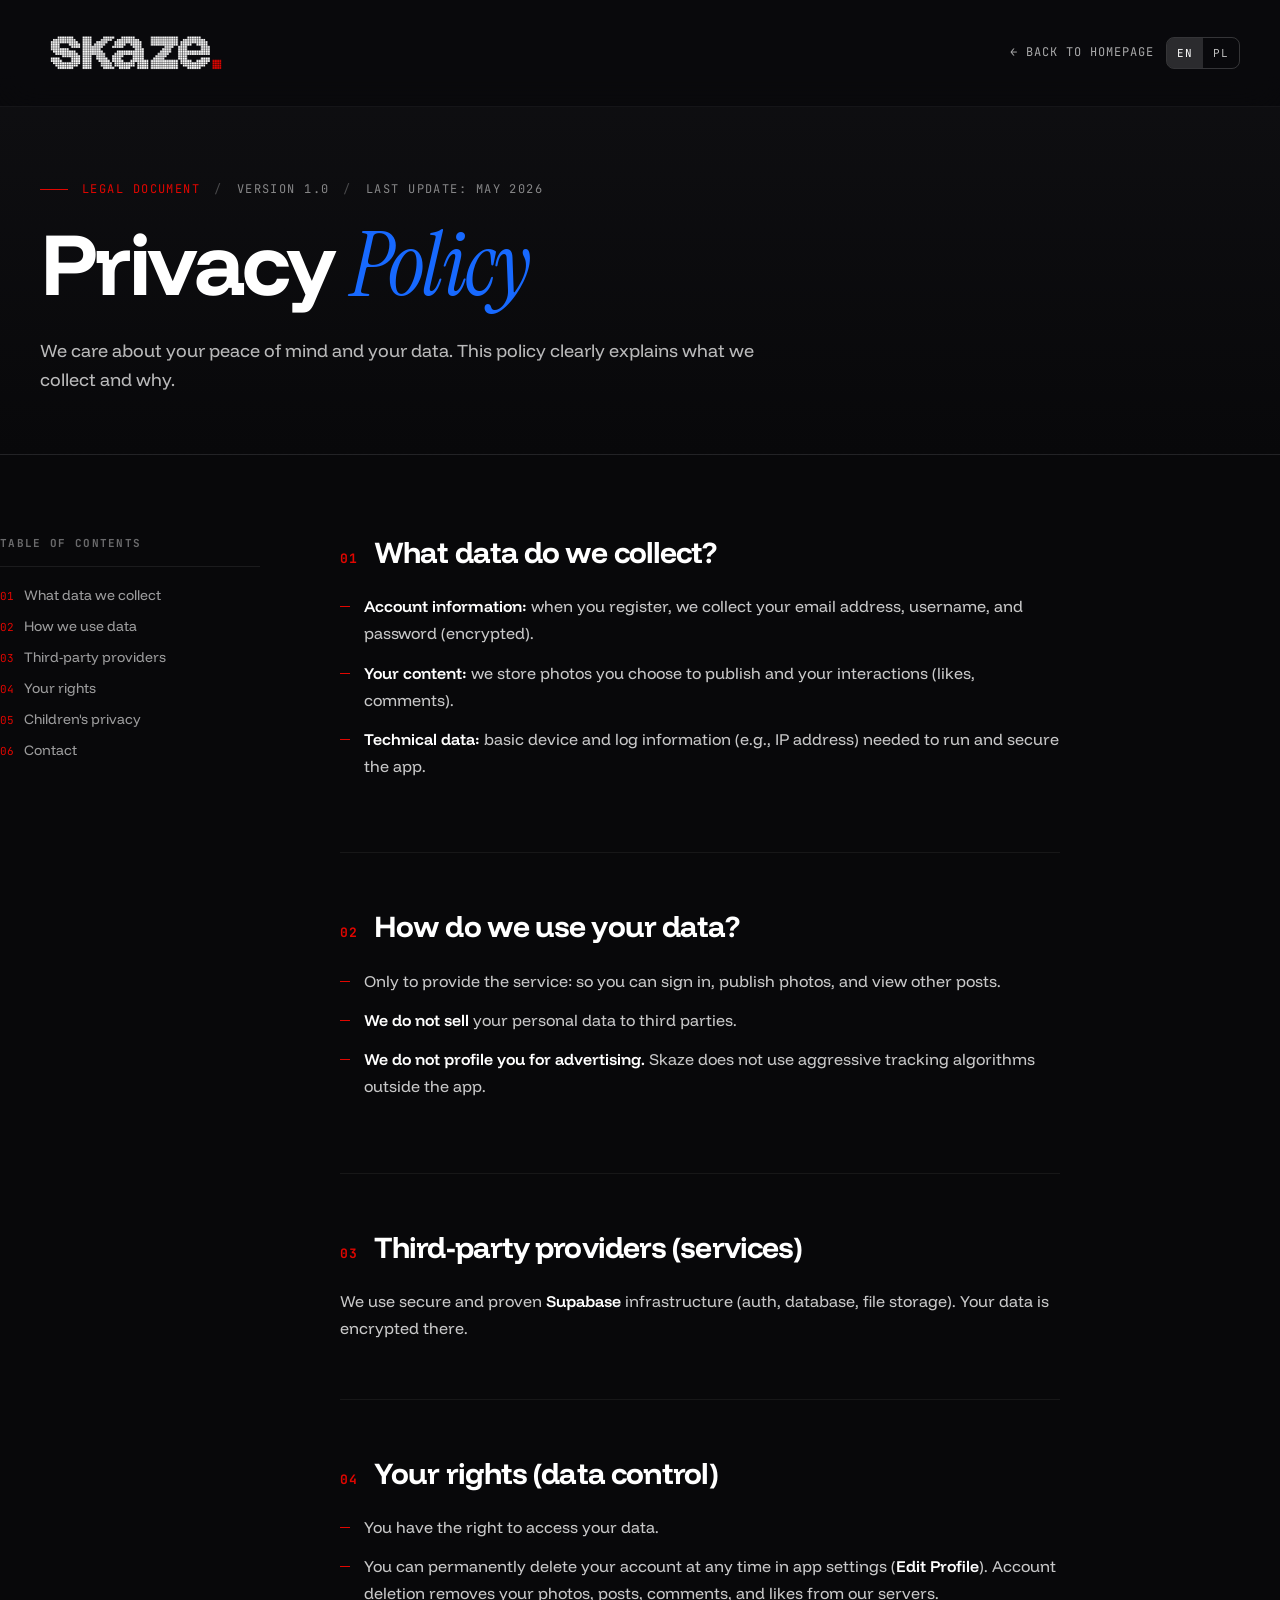
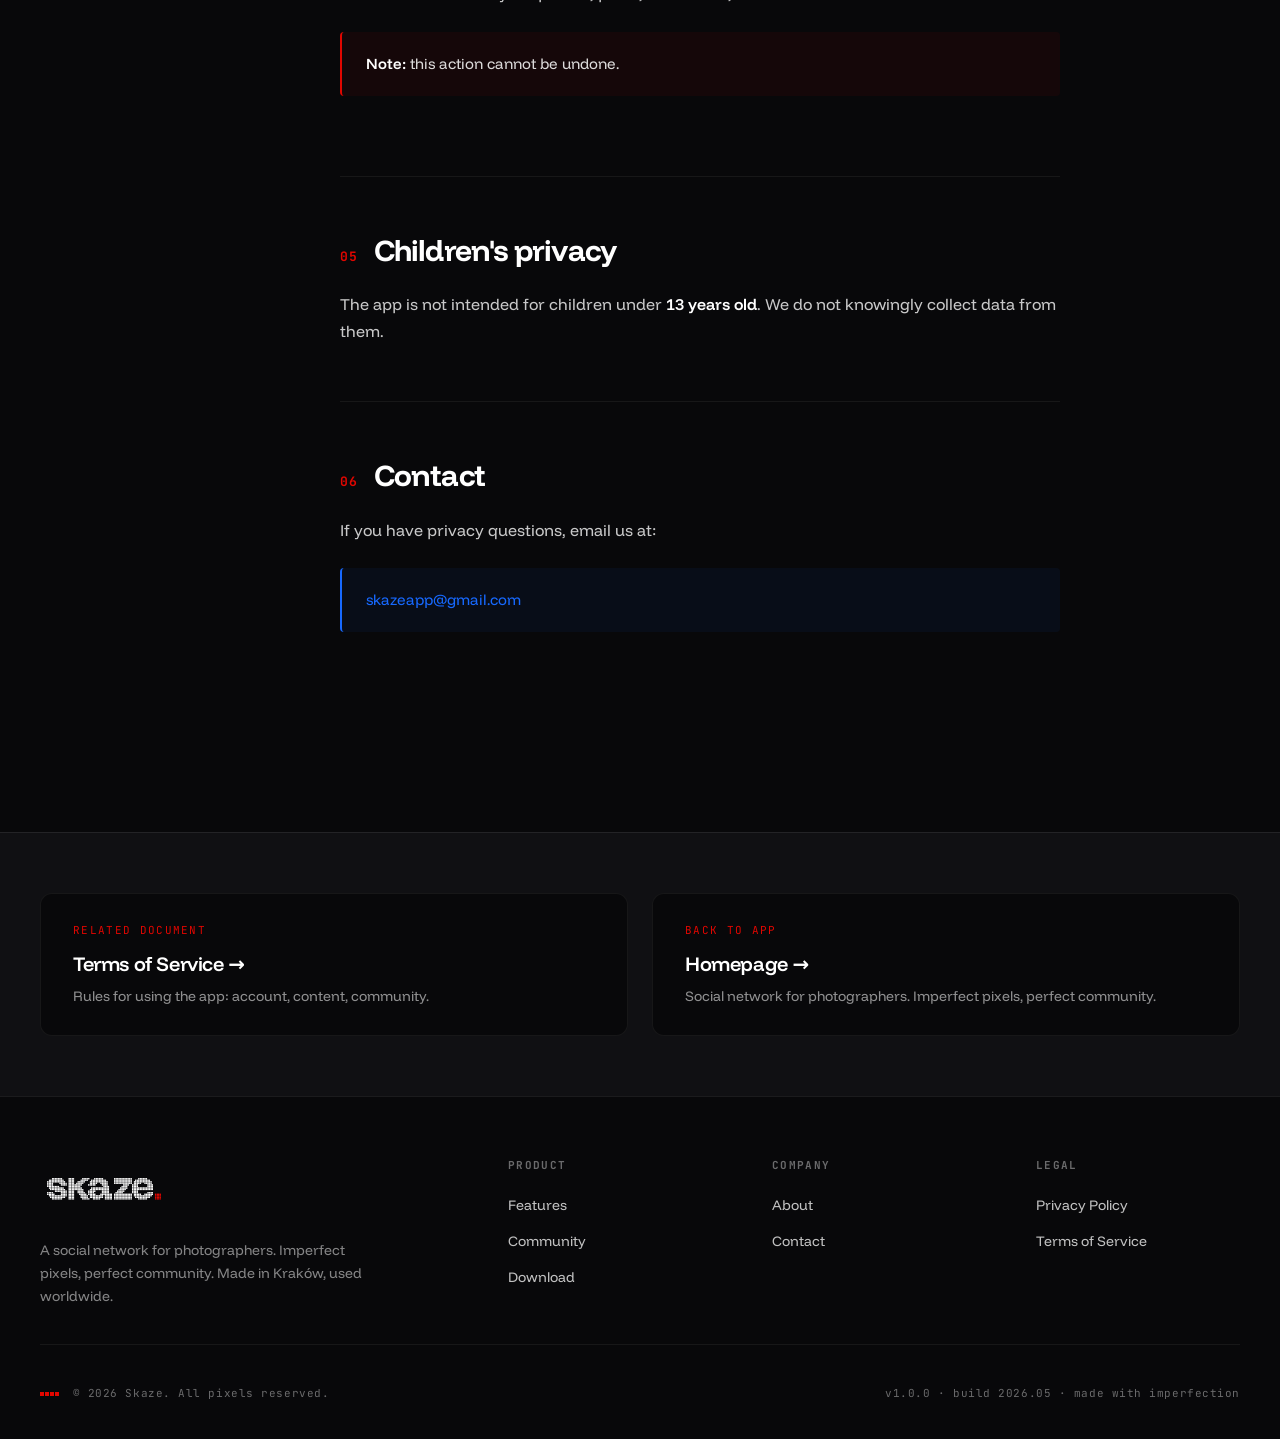
<file: privacy.html>
<!DOCTYPE html>
<html lang="pl">
<head>
<meta charset="UTF-8" />
<meta name="viewport" content="width=device-width, initial-scale=1.0" />
<title>Polityka Prywatności — Skaze</title>
<meta name="description" content="Polityka prywatności aplikacji Skaze. Co zbieramy, dlaczego, i jak chronimy Twoje dane." />

<link rel="icon" type="image/png" href="favicon.png">
<link rel="apple-touch-icon" href="favicon.png">

<link rel="preconnect" href="https://fonts.googleapis.com">
<link rel="preconnect" href="https://fonts.gstatic.com" crossorigin>
<link href="https://fonts.googleapis.com/css2?family=Funnel+Display:wght@300;400;500;600;700;800;900&family=JetBrains+Mono:wght@400;500;600&family=Instrument+Serif:ital@0;1&display=swap" rel="stylesheet">

<style>
  :root {
    --blue: #1769FF;
    --red: #E10600;
    --black: #08080A;
    --black-2: #101013;
    --black-3: #18181C;
    --gray: #D9D9D9;
    --white: #FFFFFF;
    --font-display: 'Funnel Display', system-ui, sans-serif;
    --font-serif: 'Instrument Serif', Georgia, serif;
    --font-mono: 'JetBrains Mono', ui-monospace, monospace;
  }

  * { margin: 0; padding: 0; box-sizing: border-box; }
  html { scroll-behavior: smooth; }
  body {
    background: var(--black);
    color: var(--white);
    font-family: var(--font-display);
    font-weight: 400;
    line-height: 1.6;
    overflow-x: hidden;
    -webkit-font-smoothing: antialiased;
    text-rendering: optimizeLegibility;
  }
  ::selection { background: var(--red); color: var(--white); }
  a { color: var(--blue); text-decoration: none; }
  a:hover { text-decoration: underline; }

  .container { width: 100%; max-width: 1320px; margin: 0 auto; padding: 0 40px; }

  /* ============ NAV ============ */
  nav {
    position: fixed; top: 0; left: 0; right: 0; z-index: 100;
    padding: 5px 0;
    background: rgba(8, 8, 10, 0.7);
    backdrop-filter: blur(20px);
    -webkit-backdrop-filter: blur(20px);
    border-bottom: 1px solid rgba(255, 255, 255, 0.05);
  }
  .nav-inner { display: flex; align-items: center; justify-content: space-between; }
  .logo {
    display: flex; align-items: center; gap: 8px;
    text-decoration: none; color: var(--white);
    transition: opacity 0.2s;
  }
  .logo:hover { opacity: 0.85; text-decoration: none; }
  .logo img {
    height: 96px;
    width: auto;
    display: block;
  }
  .footer-brand .logo img { height: 64px; }
  .logo-text {
    font-family: var(--font-display);
    font-weight: 800; font-size: 22px;
    letter-spacing: -0.04em;
    color: var(--white);
    line-height: 1;
    display: inline-flex; align-items: center; gap: 6px;
  }
  .logo-text .dot {
    display: inline-block;
    width: 8px; height: 8px;
    background: var(--red);
    border-radius: 1px;
    margin-bottom: 2px;
  }
  .nav-back {
    font-family: var(--font-mono);
    font-size: 12px;
    letter-spacing: 0.08em;
    text-transform: uppercase;
    color: rgba(255,255,255,0.65);
    text-decoration: none;
    transition: color 0.2s;
    display: inline-flex; align-items: center; gap: 8px;
  }
  .nav-back:hover { color: var(--white); text-decoration: none; }
  .nav-back .arrow { transition: transform 0.2s; }
  .nav-back:hover .arrow { transform: translateX(-3px); }

  .lang-switch {
    display: inline-flex;
    align-items: center;
    border: 1px solid rgba(255, 255, 255, 0.18);
    border-radius: 8px;
    overflow: hidden;
    margin-left: 12px;
  }
  .lang-btn {
    background: transparent;
    color: rgba(255, 255, 255, 0.75);
    border: 0;
    font-family: var(--font-mono);
    font-size: 11px;
    letter-spacing: 0.1em;
    text-transform: uppercase;
    padding: 8px 10px;
    cursor: pointer;
  }
  .lang-btn.active {
    background: rgba(255, 255, 255, 0.14);
    color: var(--white);
  }

  /* ============ DOC HEADER ============ */
  .doc-header {
    padding: 180px 0 60px;
    border-bottom: 1px solid rgba(255,255,255,0.08);
    background: linear-gradient(to bottom, var(--black-2), var(--black));
  }
  .doc-meta {
    font-family: var(--font-mono);
    font-size: 12px;
    letter-spacing: 0.12em;
    text-transform: uppercase;
    color: var(--red);
    margin-bottom: 20px;
    display: flex; align-items: center; gap: 14px;
    flex-wrap: wrap;
  }
  .doc-meta::before {
    content: ''; width: 28px; height: 1px; background: var(--red);
  }
  .doc-meta .sep { color: rgba(255,255,255,0.25); }
  .doc-meta .dim { color: rgba(255,255,255,0.5); }

  .doc-title {
    font-size: clamp(44px, 7vw, 88px);
    font-weight: 700;
    line-height: 0.98;
    letter-spacing: -0.04em;
    margin-bottom: 28px;
    max-width: 900px;
  }
  .doc-title .serif {
    font-family: var(--font-serif);
    font-style: italic;
    font-weight: 400;
    color: var(--blue);
    letter-spacing: -0.02em;
  }
  .doc-intro {
    font-size: clamp(17px, 1.4vw, 20px);
    color: rgba(255, 255, 255, 0.72);
    max-width: 720px;
    line-height: 1.6;
  }

  /* ============ DOC BODY ============ */
  .doc-body {
    padding: 80px 0 120px;
    display: grid;
    grid-template-columns: 260px 1fr;
    gap: 80px;
    align-items: start;
  }
  .doc-toc {
    position: sticky;
    top: 110px;
  }
  .doc-toc h4 {
    font-family: var(--font-mono);
    font-size: 11px;
    letter-spacing: 0.12em;
    text-transform: uppercase;
    color: rgba(255,255,255,0.4);
    margin-bottom: 18px;
    padding-bottom: 14px;
    border-bottom: 1px solid rgba(255,255,255,0.08);
  }
  .doc-toc ul {
    list-style: none;
    display: flex; flex-direction: column; gap: 10px;
  }
  .doc-toc a {
    color: rgba(255,255,255,0.6);
    font-size: 14px;
    line-height: 1.5;
    display: flex; gap: 10px;
    transition: color 0.2s;
  }
  .doc-toc a:hover { color: var(--white); text-decoration: none; }
  .doc-toc a .num {
    font-family: var(--font-mono);
    font-size: 11px;
    color: var(--red);
    flex-shrink: 0;
    padding-top: 3px;
  }

  .doc-content { max-width: 720px; }
  .doc-section { padding-bottom: 56px; margin-bottom: 56px; border-bottom: 1px solid rgba(255,255,255,0.06); }
  .doc-section:last-child { border-bottom: none; margin-bottom: 0; }
  .doc-section h2 {
    font-size: 30px;
    font-weight: 700;
    letter-spacing: -0.03em;
    line-height: 1.15;
    margin-bottom: 24px;
    display: flex; align-items: baseline; gap: 16px;
  }
  .doc-section h2 .num {
    font-family: var(--font-mono);
    font-size: 13px;
    color: var(--red);
    letter-spacing: 0.08em;
    flex-shrink: 0;
    line-height: 1;
  }
  .doc-section p {
    font-size: 16px;
    line-height: 1.7;
    color: rgba(255,255,255,0.78);
    margin-bottom: 16px;
  }
  .doc-section p:last-child { margin-bottom: 0; }
  .doc-section ul {
    list-style: none;
    margin-bottom: 16px;
    display: flex; flex-direction: column; gap: 12px;
  }
  .doc-section ul li {
    font-size: 16px;
    line-height: 1.7;
    color: rgba(255,255,255,0.78);
    padding-left: 24px;
    position: relative;
  }
  .doc-section ul li::before {
    content: '';
    position: absolute;
    left: 0; top: 13px;
    width: 10px; height: 1px;
    background: var(--red);
  }
  .doc-section strong {
    color: var(--white);
    font-weight: 600;
  }
  .doc-section .callout {
    margin: 24px 0;
    padding: 20px 24px;
    background: rgba(23,105,255,0.06);
    border-left: 2px solid var(--blue);
    border-radius: 4px;
    font-size: 15px;
    color: rgba(255,255,255,0.85);
    line-height: 1.6;
  }
  .doc-section .callout-red {
    background: rgba(225,6,0,0.06);
    border-left-color: var(--red);
  }
  .doc-section a { color: var(--blue); }

  /* ============ DOC FOOTER STRIP ============ */
  .doc-cross {
    padding: 60px 0;
    border-top: 1px solid rgba(255,255,255,0.08);
    background: var(--black-2);
  }
  .doc-cross-inner {
    display: grid;
    grid-template-columns: 1fr 1fr;
    gap: 24px;
  }
  .doc-cross-card {
    padding: 28px 32px;
    background: var(--black);
    border-radius: 12px;
    border: 1px solid rgba(255,255,255,0.06);
    text-decoration: none;
    transition: border-color 0.2s, transform 0.2s;
    display: block;
  }
  .doc-cross-card:hover {
    border-color: rgba(225,6,0,0.3);
    transform: translateY(-2px);
    text-decoration: none;
  }
  .doc-cross-card .tag {
    font-family: var(--font-mono);
    font-size: 11px;
    letter-spacing: 0.12em;
    text-transform: uppercase;
    color: var(--red);
    margin-bottom: 8px;
  }
  .doc-cross-card h3 {
    font-size: 20px;
    font-weight: 600;
    letter-spacing: -0.02em;
    color: var(--white);
    margin-bottom: 6px;
  }
  .doc-cross-card p {
    font-size: 14px;
    color: rgba(255,255,255,0.55);
    line-height: 1.5;
  }

  /* ============ FOOTER ============ */
  footer {
    border-top: 1px solid rgba(255, 255, 255, 0.08);
    padding: 60px 0 36px;
    background: var(--black);
  }
  .footer-grid {
    display: grid;
    grid-template-columns: 2fr 1fr 1fr 1fr;
    gap: 60px;
    margin-bottom: 40px;
    padding-bottom: 36px;
    border-bottom: 1px solid rgba(255,255,255,0.06);
  }
  .footer-brand p {
    color: rgba(255, 255, 255, 0.5);
    font-size: 14px; line-height: 1.65;
    margin-top: 18px; max-width: 340px;
  }
  .footer-brand .logo-text { font-size: 26px; }
  .footer-brand .logo-text .dot { width: 10px; height: 10px; }
  .footer-col h4 {
    font-family: var(--font-mono); font-size: 11px;
    text-transform: uppercase; letter-spacing: 0.12em;
    color: rgba(255, 255, 255, 0.4);
    margin-bottom: 18px;
  }
  .footer-col ul { list-style: none; display: flex; flex-direction: column; gap: 10px; }
  .footer-col a {
    color: rgba(255, 255, 255, 0.75);
    text-decoration: none; font-size: 14px;
    transition: color 0.2s, transform 0.2s;
    display: inline-block;
  }
  .footer-col a:hover { color: var(--white); transform: translateX(3px); text-decoration: none; }
  .footer-bottom {
    display: flex; justify-content: space-between; align-items: center;
    font-family: var(--font-mono); font-size: 11px;
    color: rgba(255, 255, 255, 0.4);
    letter-spacing: 0.05em;
    flex-wrap: wrap; gap: 16px;
  }
  .footer-bottom .pixel-mark {
    display: inline-grid; grid-template-columns: repeat(4, 4px); gap: 1px;
    margin-right: 6px; vertical-align: middle;
  }
  .footer-bottom .pixel-mark span { width: 4px; height: 4px; background: var(--red); }

  /* ============ Responsive ============ */
  @media (max-width: 980px) {
    .container { padding: 0 24px; }
    .doc-header { padding: 130px 0 50px; }
    .doc-body { grid-template-columns: 1fr; gap: 40px; padding: 50px 0 90px; }
    .doc-toc { position: static; }
    .doc-cross-inner { grid-template-columns: 1fr; }
    .footer-grid { grid-template-columns: 1fr 1fr; gap: 36px; }
  }
  @media (max-width: 600px) {
    .doc-section h2 { font-size: 24px; gap: 12px; }
    .doc-section h2 .num { font-size: 12px; }
  }
</style>
</head>
<body>

<!-- NAV -->
<nav>
  <div class="container nav-inner">
    <a href="index.html" class="logo" aria-label="Skaze home">
      <img src="logo.png" alt="Skaze" onerror="this.style.display='none';this.nextElementSibling.style.display='inline-flex'" />
      <span class="logo-text" style="display:none">Skaze<span class="dot" aria-hidden="true"></span></span>
    </a>
    <div style="display:flex;align-items:center;">
      <a href="index.html" class="nav-back">
        <span class="arrow">←</span> <span class="nav-back-text">Wróć do strony głównej</span>
      </a>
      <div class="lang-switch" aria-label="Language switch">
        <button class="lang-btn active" type="button" data-lang="en">EN</button>
        <button class="lang-btn" type="button" data-lang="pl">PL</button>
      </div>
    </div>
  </div>
</nav>

<!-- DOC HEADER -->
<header class="doc-header">
  <div class="container">
    <div class="doc-meta">
      <span>Dokument prawny</span>
      <span class="sep">/</span>
      <span class="dim">Wersja 1.0</span>
      <span class="sep">/</span>
      <span class="dim">Ostatnia aktualizacja: maj 2026</span>
    </div>
    <h1 class="doc-title">Polityka <span class="serif">Prywatności</span></h1>
    <p class="doc-intro">
      Dbamy o Twój spokój i Twoje dane. Ta polityka wyjaśnia prosto, co zbieramy i dlaczego.
    </p>
  </div>
</header>

<!-- DOC BODY -->
<section>
  <div class="container doc-body">
    <aside class="doc-toc" aria-label="Spis treści">
      <h4>Spis treści</h4>
      <ul>
        <li><a href="#what"><span class="num">01</span><span>Jakie dane zbieramy</span></a></li>
        <li><a href="#how"><span class="num">02</span><span>Jak wykorzystujemy dane</span></a></li>
        <li><a href="#providers"><span class="num">03</span><span>Zewnętrzni dostawcy</span></a></li>
        <li><a href="#rights"><span class="num">04</span><span>Twoje prawa</span></a></li>
        <li><a href="#children"><span class="num">05</span><span>Ochrona dzieci</span></a></li>
        <li><a href="#contact"><span class="num">06</span><span>Kontakt</span></a></li>
      </ul>
    </aside>

    <article class="doc-content">

      <div class="doc-section" id="what">
        <h2><span class="num">01</span> Jakie dane zbieramy?</h2>
        <ul>
          <li><strong>Informacje o koncie:</strong> kiedy się rejestrujesz, zbieramy Twój adres e-mail, nazwę użytkownika oraz hasło (w formie zaszyfrowanej).</li>
          <li><strong>Twoje treści:</strong> przechowujemy zdjęcia, które decydujesz się opublikować, oraz Twoje interakcje (lajki, komentarze).</li>
          <li><strong>Dane techniczne:</strong> podstawowe informacje o urządzeniu i logach (np. adres IP), które są niezbędne do prawidłowego i bezpiecznego działania aplikacji (np. zapobiegania atakom).</li>
        </ul>
      </div>

      <div class="doc-section" id="how">
        <h2><span class="num">02</span> Jak wykorzystujemy Twoje dane?</h2>
        <ul>
          <li>Wyłącznie w celu świadczenia usługi: abyś mógł się logować, publikować zdjęcia i wyświetlać posty innych.</li>
          <li><strong>Nie sprzedajemy</strong> Twoich danych osobowych firmom trzecim.</li>
          <li><strong>Nie profilujemy Cię w celach reklamowych.</strong> Skaze nie używa agresywnych algorytmów śledzących Twoje zachowanie poza aplikacją.</li>
        </ul>
      </div>

      <div class="doc-section" id="providers">
        <h2><span class="num">03</span> Zewnętrzni dostawcy (usługi)</h2>
        <p>Korzystamy z bezpiecznej i sprawdzonej infrastruktury <strong>Supabase</strong> (autoryzacja, baza danych, przechowywanie plików). Twoje dane są tam bezpiecznie szyfrowane.</p>
      </div>

      <div class="doc-section" id="rights">
        <h2><span class="num">04</span> Twoje prawa (kontrola nad danymi)</h2>
        <ul>
          <li>Masz pełne prawo wglądu w swoje dane.</li>
          <li>W dowolnym momencie możesz trwale i całkowicie usunąć swoje konto z poziomu ustawień aplikacji (zakładka <strong>Edytuj Profil</strong>). Usunięcie konta natychmiast kasuje wszystkie Twoje zdjęcia, posty, komentarze i lajki z naszych serwerów.</li>
        </ul>
        <div class="callout callout-red">
          <strong>Uwaga:</strong> po wykonaniu tej akcji nie ma możliwości odzyskania danych.
        </div>
      </div>

      <div class="doc-section" id="children">
        <h2><span class="num">05</span> Ochrona dzieci</h2>
        <p>Aplikacja nie jest przeznaczona dla dzieci poniżej <strong>13 roku życia</strong>. Nie zbieramy świadomie danych od takich osób.</p>
      </div>

      <div class="doc-section" id="contact">
        <h2><span class="num">06</span> Kontakt</h2>
        <p>W razie pytań dotyczących Twojej prywatności napisz do nas na:</p>
        <div class="callout">
          <a href="mailto:skazeapp@gmail.com">skazeapp@gmail.com</a>
        </div>
      </div>

    </article>
  </div>
</section>

<!-- CROSS LINK -->
<section class="doc-cross">
  <div class="container">
    <div class="doc-cross-inner">
      <a href="terms.html" class="doc-cross-card">
        <div class="tag">Powiązany dokument</div>
        <h3>Regulamin →</h3>
        <p>Zasady korzystania z aplikacji: konto, treści, społeczność.</p>
      </a>
      <a href="index.html" class="doc-cross-card">
        <div class="tag">Wróć do aplikacji</div>
        <h3>Strona główna →</h3>
        <p>Social network for photographers. Imperfect pixels, perfect community.</p>
      </a>
    </div>
  </div>
</section>

<!-- FOOTER -->
<footer>
  <div class="container">
    <div class="footer-grid">
      <div class="footer-brand">
        <a href="index.html" class="logo">
          <img src="logo.png" alt="Skaze" onerror="this.style.display='none';this.nextElementSibling.style.display='inline-flex'" />
          <span class="logo-text" style="display:none">Skaze<span class="dot" aria-hidden="true"></span></span>
        </a>
        <p>A social network for photographers. Imperfect pixels, perfect community. Made in Kraków, used worldwide.</p>
      </div>
      <div class="footer-col">
        <h4>Product</h4>
        <ul>
          <li><a href="index.html#features">Features</a></li>
          <li><a href="index.html#community">Community</a></li>
          <li><a href="index.html#download">Download</a></li>
        </ul>
      </div>
      <div class="footer-col">
        <h4>Company</h4>
        <ul>
          <li><a href="index.html#why">About</a></li>
          <li><a href="mailto:skazeapp@gmail.com">Contact</a></li>
        </ul>
      </div>
      <div class="footer-col">
        <h4>Legal</h4>
        <ul>
          <li><a href="privacy.html">Polityka Prywatności</a></li>
          <li><a href="terms.html">Regulamin</a></li>
        </ul>
      </div>
    </div>
    <div class="footer-bottom">
      <span>
        <span class="pixel-mark" aria-hidden="true"><span></span><span></span><span></span><span></span></span>
        © 2026 Skaze. All pixels reserved.
      </span>
      <span>v1.0.0 · build 2026.05 · made with imperfection</span>
    </div>
  </div>
</footer>


<script>
  const i18n = {
    en: {
      htmlLang: 'en',
      title: 'Privacy Policy — Skaze',
      description: 'Privacy policy for the Skaze app. What we collect, why, and how we protect your data.',
      navBack: 'Back to homepage',
      metaLabel: 'Legal document',
      version: 'Version 1.0',
      updated: 'Last update: May 2026',
      h1: 'Privacy <span class="serif">Policy</span>',
      intro: 'We care about your peace of mind and your data. This policy clearly explains what we collect and why.',
      tocLabel: 'Table of contents',
      toc1: 'What data we collect',
      toc2: 'How we use data',
      toc3: 'Third-party providers',
      toc4: 'Your rights',
      toc5: "Children's privacy",
      toc6: 'Contact',
      s1: 'What data do we collect?',
      s1l1: '<strong>Account information:</strong> when you register, we collect your email address, username, and password (encrypted).',
      s1l2: '<strong>Your content:</strong> we store photos you choose to publish and your interactions (likes, comments).',
      s1l3: '<strong>Technical data:</strong> basic device and log information (e.g., IP address) needed to run and secure the app.',
      s2: 'How do we use your data?',
      s2l1: 'Only to provide the service: so you can sign in, publish photos, and view other posts.',
      s2l2: '<strong>We do not sell</strong> your personal data to third parties.',
      s2l3: '<strong>We do not profile you for advertising.</strong> Skaze does not use aggressive tracking algorithms outside the app.',
      s3: 'Third-party providers (services)',
      s3p: 'We use secure and proven <strong>Supabase</strong> infrastructure (auth, database, file storage). Your data is encrypted there.',
      s4: 'Your rights (data control)',
      s4l1: 'You have the right to access your data.',
      s4l2: 'You can permanently delete your account at any time in app settings (<strong>Edit Profile</strong>). Account deletion removes your photos, posts, comments, and likes from our servers.',
      s4c: '<strong>Note:</strong> this action cannot be undone.',
      s5: "Children's privacy",
      s5p: 'The app is not intended for children under <strong>13 years old</strong>. We do not knowingly collect data from them.',
      s6: 'Contact',
      s6p: 'If you have privacy questions, email us at:',
      relTag: 'Related document',
      relTitle: 'Terms of Service →',
      relDesc: 'Rules for using the app: account, content, community.',
      backTag: 'Back to app',
      backTitle: 'Homepage →',
      product: 'Product',
      company: 'Company',
      legal: 'Legal',
      features: 'Features',
      community: 'Community',
      download: 'Download',
      about: 'About',
      contact: 'Contact',
      privacy: 'Privacy Policy',
      terms: 'Terms of Service'
    },
    pl: {
      htmlLang: 'pl',
      title: 'Polityka Prywatności — Skaze',
      description: 'Polityka prywatności aplikacji Skaze. Co zbieramy, dlaczego, i jak chronimy Twoje dane.',
      navBack: 'Wróć do strony głównej',
      metaLabel: 'Dokument prawny',
      version: 'Wersja 1.0',
      updated: 'Ostatnia aktualizacja: maj 2026',
      h1: 'Polityka <span class="serif">Prywatności</span>',
      intro: 'Dbamy o Twój spokój i Twoje dane. Ta polityka wyjaśnia prosto, co zbieramy i dlaczego.',
      tocLabel: 'Spis treści',
      toc1: 'Jakie dane zbieramy',
      toc2: 'Jak wykorzystujemy dane',
      toc3: 'Zewnętrzni dostawcy',
      toc4: 'Twoje prawa',
      toc5: 'Ochrona dzieci',
      toc6: 'Kontakt',
      s1: 'Jakie dane zbieramy?',
      s1l1: '<strong>Informacje o koncie:</strong> kiedy się rejestrujesz, zbieramy Twój adres e-mail, nazwę użytkownika oraz hasło (w formie zaszyfrowanej).',
      s1l2: '<strong>Twoje treści:</strong> przechowujemy zdjęcia, które decydujesz się opublikować, oraz Twoje interakcje (lajki, komentarze).',
      s1l3: '<strong>Dane techniczne:</strong> podstawowe informacje o urządzeniu i logach (np. adres IP), które są niezbędne do prawidłowego i bezpiecznego działania aplikacji (np. zapobiegania atakom).',
      s2: 'Jak wykorzystujemy Twoje dane?',
      s2l1: 'Wyłącznie w celu świadczenia usługi: abyś mógł się logować, publikować zdjęcia i wyświetlać posty innych.',
      s2l2: '<strong>Nie sprzedajemy</strong> Twoich danych osobowych firmom trzecim.',
      s2l3: '<strong>Nie profilujemy Cię w celach reklamowych.</strong> Skaze nie używa agresywnych algorytmów śledzących Twoje zachowanie poza aplikacją.',
      s3: 'Zewnętrzni dostawcy (usługi)',
      s3p: 'Korzystamy z bezpiecznej i sprawdzonej infrastruktury <strong>Supabase</strong> (autoryzacja, baza danych, przechowywanie plików). Twoje dane są tam bezpiecznie szyfrowane.',
      s4: 'Twoje prawa (kontrola nad danymi)',
      s4l1: 'Masz pełne prawo wglądu w swoje dane.',
      s4l2: 'W dowolnym momencie możesz trwale i całkowicie usunąć swoje konto z poziomu ustawień aplikacji (zakładka <strong>Edytuj Profil</strong>). Usunięcie konta natychmiast kasuje wszystkie Twoje zdjęcia, posty, komentarze i lajki z naszych serwerów.',
      s4c: '<strong>Uwaga:</strong> po wykonaniu tej akcji nie ma możliwości odzyskania danych.',
      s5: 'Ochrona dzieci',
      s5p: 'Aplikacja nie jest przeznaczona dla dzieci poniżej <strong>13 roku życia</strong>. Nie zbieramy świadomie danych od takich osób.',
      s6: 'Kontakt',
      s6p: 'W razie pytań dotyczących Twojej prywatności napisz do nas na:',
      relTag: 'Powiązany dokument',
      relTitle: 'Regulamin →',
      relDesc: 'Zasady korzystania z aplikacji: konto, treści, społeczność.',
      backTag: 'Wróć do aplikacji',
      backTitle: 'Strona główna →',
      product: 'Product',
      company: 'Company',
      legal: 'Legal',
      features: 'Features',
      community: 'Community',
      download: 'Download',
      about: 'About',
      contact: 'Contact',
      privacy: 'Polityka Prywatności',
      terms: 'Regulamin'
    }
  };

  const setHtml = (selector, value) => {
    const el = document.querySelector(selector);
    if (el && typeof value === 'string') el.innerHTML = value;
  };

  const applyLanguage = (lang) => {
    const t = i18n[lang] || i18n.en;
    document.documentElement.lang = t.htmlLang;
    document.title = t.title;
    const meta = document.querySelector('meta[name="description"]');
    if (meta) meta.setAttribute('content', t.description);

    setHtml('.nav-back-text', t.navBack);
    setHtml('.doc-meta span:nth-child(1)', t.metaLabel);
    setHtml('.doc-meta span:nth-child(3)', t.version);
    setHtml('.doc-meta span:nth-child(5)', t.updated);
    setHtml('.doc-title', t.h1);
    setHtml('.doc-intro', t.intro);
    setHtml('.doc-toc h4', t.tocLabel);
    setHtml('.doc-toc li:nth-child(1) a span:nth-child(2)', t.toc1);
    setHtml('.doc-toc li:nth-child(2) a span:nth-child(2)', t.toc2);
    setHtml('.doc-toc li:nth-child(3) a span:nth-child(2)', t.toc3);
    setHtml('.doc-toc li:nth-child(4) a span:nth-child(2)', t.toc4);
    setHtml('.doc-toc li:nth-child(5) a span:nth-child(2)', t.toc5);
    setHtml('.doc-toc li:nth-child(6) a span:nth-child(2)', t.toc6);

    setHtml('#what h2', '<span class="num">01</span> ' + t.s1);
    setHtml('#what li:nth-child(1)', t.s1l1);
    setHtml('#what li:nth-child(2)', t.s1l2);
    setHtml('#what li:nth-child(3)', t.s1l3);
    setHtml('#how h2', '<span class="num">02</span> ' + t.s2);
    setHtml('#how li:nth-child(1)', t.s2l1);
    setHtml('#how li:nth-child(2)', t.s2l2);
    setHtml('#how li:nth-child(3)', t.s2l3);
    setHtml('#providers h2', '<span class="num">03</span> ' + t.s3);
    setHtml('#providers p', t.s3p);
    setHtml('#rights h2', '<span class="num">04</span> ' + t.s4);
    setHtml('#rights li:nth-child(1)', t.s4l1);
    setHtml('#rights li:nth-child(2)', t.s4l2);
    setHtml('#rights .callout', t.s4c);
    setHtml('#children h2', '<span class="num">05</span> ' + t.s5);
    setHtml('#children p', t.s5p);
    setHtml('#contact h2', '<span class="num">06</span> ' + t.s6);
    setHtml('#contact p', t.s6p);

    setHtml('.doc-cross-card:nth-child(1) .tag', t.relTag);
    setHtml('.doc-cross-card:nth-child(1) h3', t.relTitle);
    setHtml('.doc-cross-card:nth-child(1) p', t.relDesc);
    setHtml('.doc-cross-card:nth-child(2) .tag', t.backTag);
    setHtml('.doc-cross-card:nth-child(2) h3', t.backTitle);

    setHtml('.footer-col:nth-child(2) h4', t.product);
    setHtml('.footer-col:nth-child(3) h4', t.company);
    setHtml('.footer-col:nth-child(4) h4', t.legal);
    setHtml('.footer-col:nth-child(2) li:nth-child(1) a', t.features);
    setHtml('.footer-col:nth-child(2) li:nth-child(2) a', t.community);
    setHtml('.footer-col:nth-child(2) li:nth-child(3) a', t.download);
    setHtml('.footer-col:nth-child(3) li:nth-child(1) a', t.about);
    setHtml('.footer-col:nth-child(3) li:nth-child(2) a', t.contact);
    setHtml('.footer-col:nth-child(4) li:nth-child(1) a', t.privacy);
    setHtml('.footer-col:nth-child(4) li:nth-child(2) a', t.terms);

    document.querySelectorAll('.lang-btn').forEach(btn => {
      btn.classList.toggle('active', btn.dataset.lang === lang);
    });
  };

  document.querySelectorAll('.lang-btn').forEach(btn => {
    btn.addEventListener('click', () => applyLanguage(btn.dataset.lang));
  });

  applyLanguage('en');
</script>

</body>
</html>
</file>
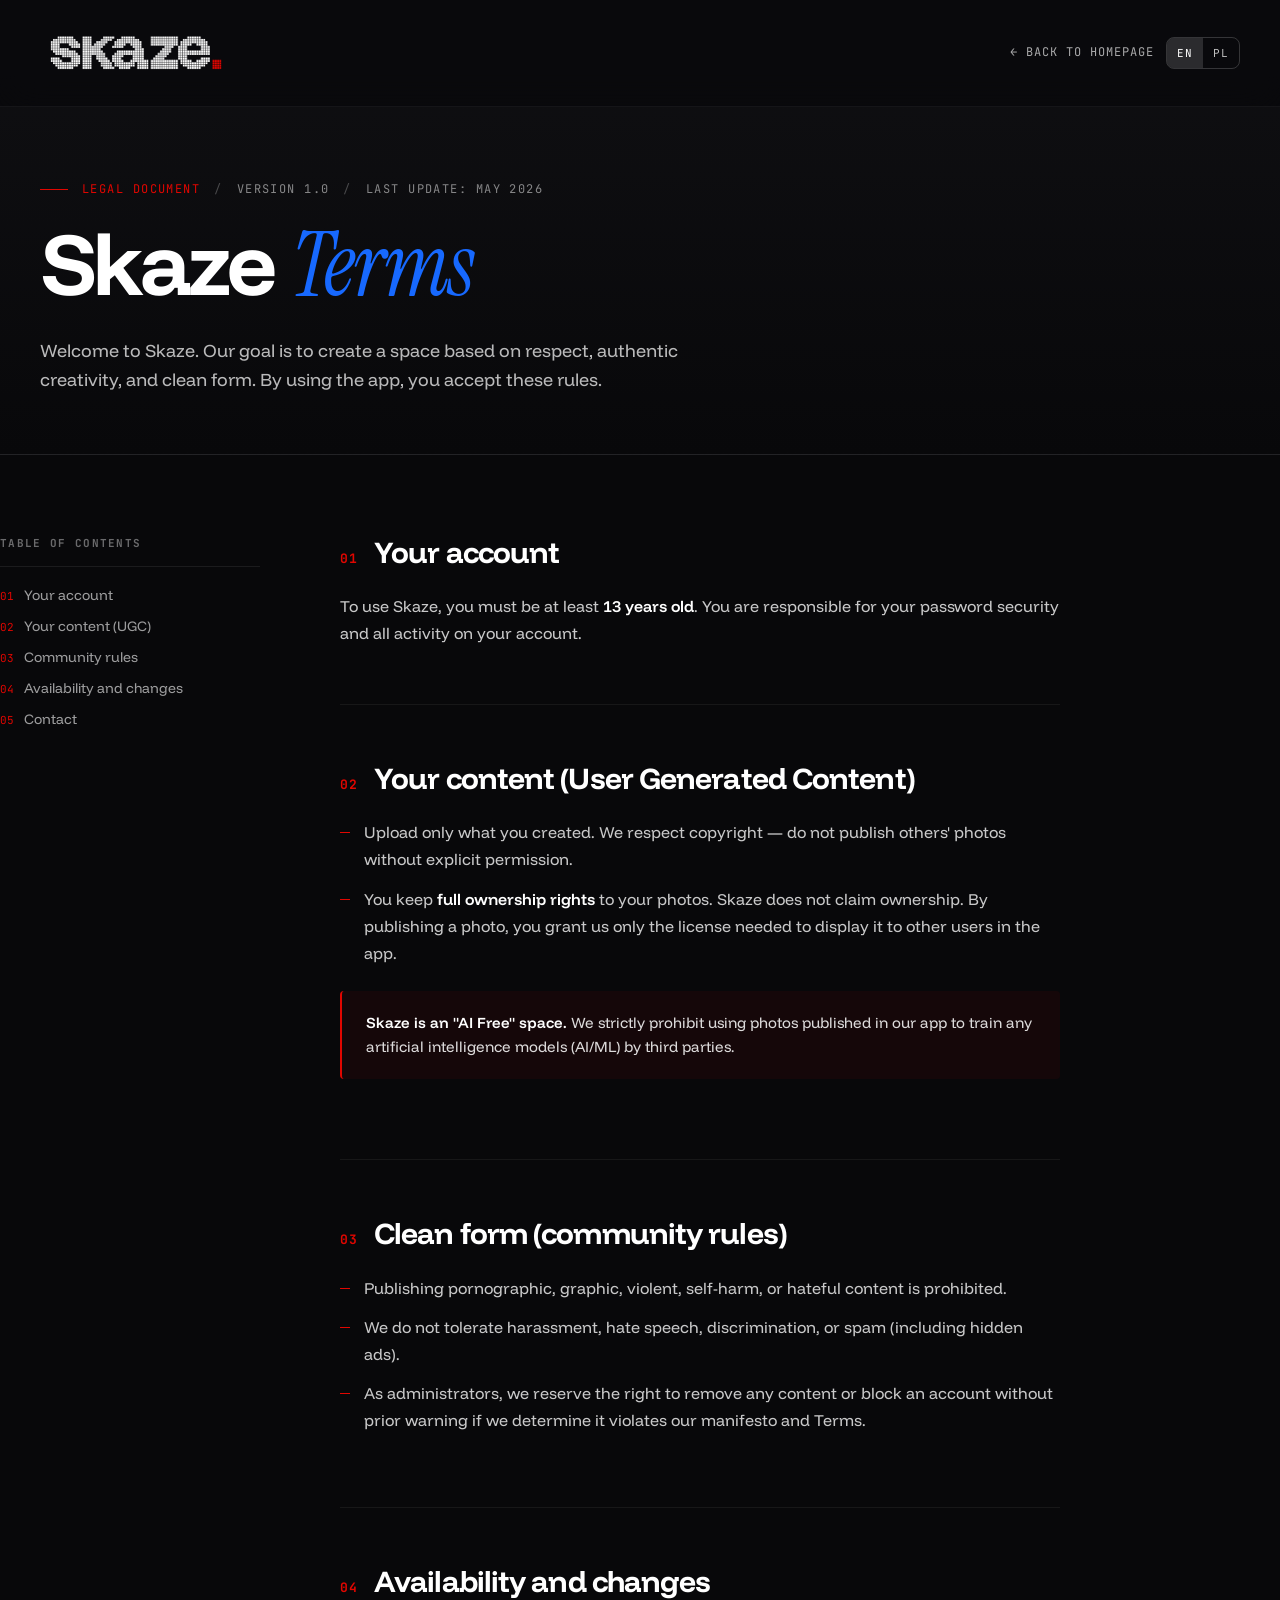
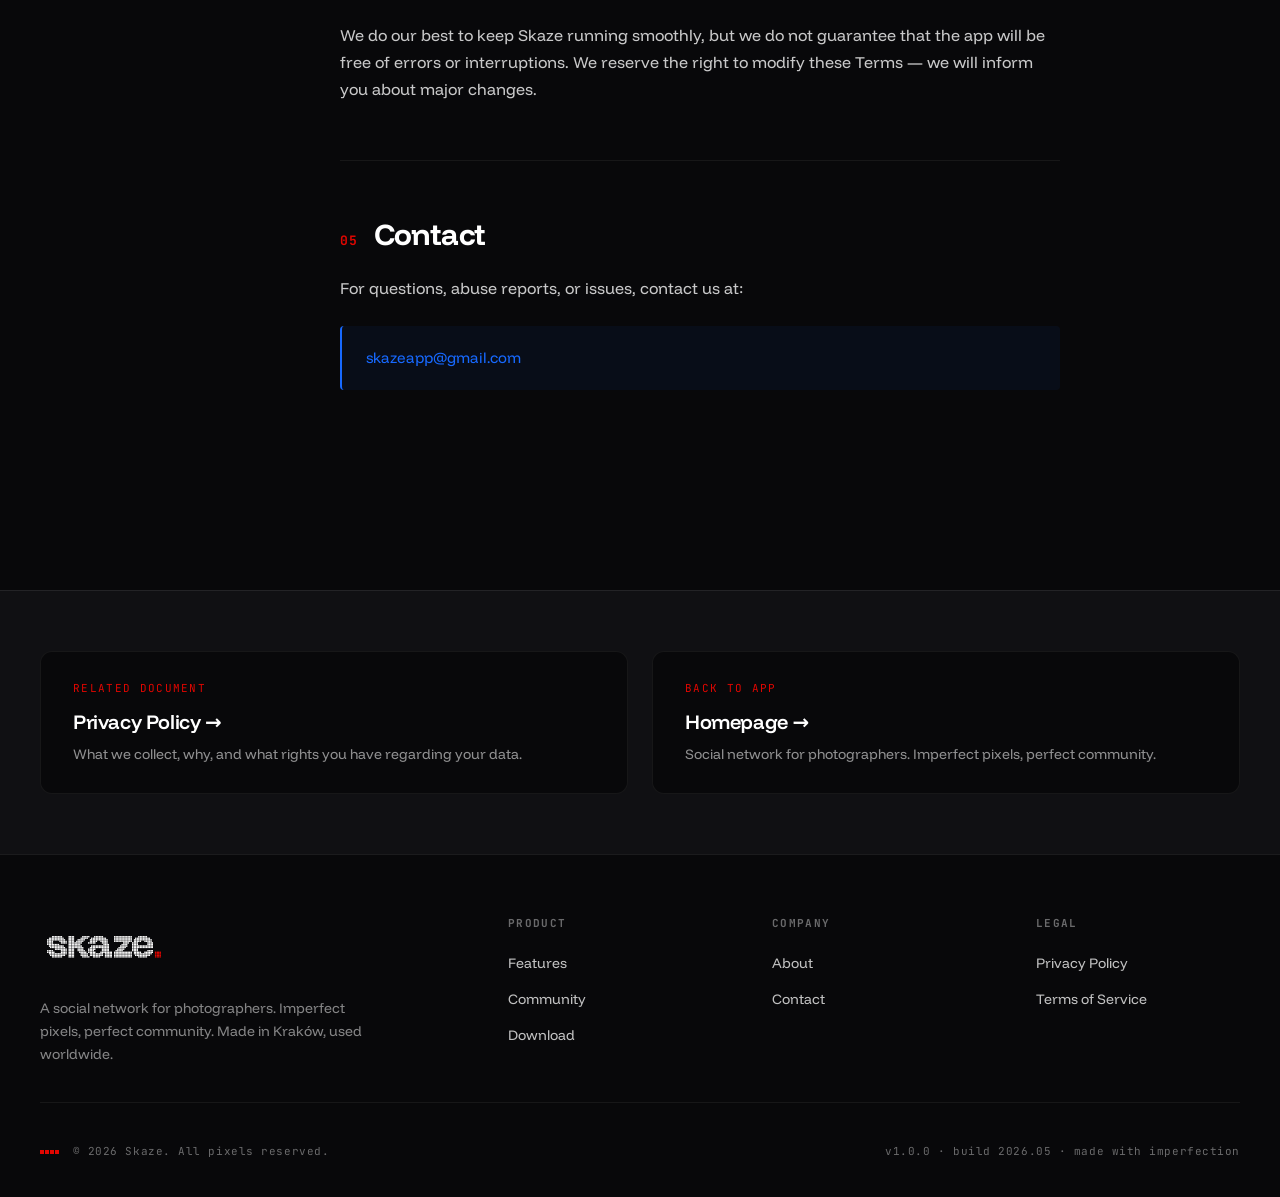
<file: terms.html>
<!DOCTYPE html>
<html lang="pl">
<head>
<meta charset="UTF-8" />
<meta name="viewport" content="width=device-width, initial-scale=1.0" />
<title>Regulamin — Skaze</title>
<meta name="description" content="Regulamin korzystania z aplikacji Skaze — społeczności fotografów." />

<link rel="icon" type="image/png" href="favicon.png">
<link rel="apple-touch-icon" href="favicon.png">

<link rel="preconnect" href="https://fonts.googleapis.com">
<link rel="preconnect" href="https://fonts.gstatic.com" crossorigin>
<link href="https://fonts.googleapis.com/css2?family=Funnel+Display:wght@300;400;500;600;700;800;900&family=JetBrains+Mono:wght@400;500;600&family=Instrument+Serif:ital@0;1&display=swap" rel="stylesheet">

<style>
  :root {
    --blue: #1769FF;
    --red: #E10600;
    --black: #08080A;
    --black-2: #101013;
    --black-3: #18181C;
    --gray: #D9D9D9;
    --white: #FFFFFF;
    --font-display: 'Funnel Display', system-ui, sans-serif;
    --font-serif: 'Instrument Serif', Georgia, serif;
    --font-mono: 'JetBrains Mono', ui-monospace, monospace;
  }

  * { margin: 0; padding: 0; box-sizing: border-box; }
  html { scroll-behavior: smooth; }
  body {
    background: var(--black);
    color: var(--white);
    font-family: var(--font-display);
    font-weight: 400;
    line-height: 1.6;
    overflow-x: hidden;
    -webkit-font-smoothing: antialiased;
    text-rendering: optimizeLegibility;
  }
  ::selection { background: var(--red); color: var(--white); }
  a { color: var(--blue); text-decoration: none; }
  a:hover { text-decoration: underline; }

  .container { width: 100%; max-width: 1320px; margin: 0 auto; padding: 0 40px; }

  /* ============ NAV ============ */
  nav {
    position: fixed; top: 0; left: 0; right: 0; z-index: 100;
    padding: 5px 0;
    background: rgba(8, 8, 10, 0.7);
    backdrop-filter: blur(20px);
    -webkit-backdrop-filter: blur(20px);
    border-bottom: 1px solid rgba(255, 255, 255, 0.05);
  }
  .nav-inner { display: flex; align-items: center; justify-content: space-between; }
  .logo {
    display: flex; align-items: center; gap: 8px;
    text-decoration: none; color: var(--white);
    transition: opacity 0.2s;
  }
  .logo:hover { opacity: 0.85; text-decoration: none; }
  .logo img {
    height: 96px;
    width: auto;
    display: block;
  }
  .footer-brand .logo img { height: 64px; }
  .logo-text {
    font-family: var(--font-display);
    font-weight: 800; font-size: 22px;
    letter-spacing: -0.04em;
    color: var(--white);
    line-height: 1;
    display: inline-flex; align-items: center; gap: 6px;
  }
  .logo-text .dot {
    display: inline-block;
    width: 8px; height: 8px;
    background: var(--red);
    border-radius: 1px;
    margin-bottom: 2px;
  }
  .nav-back {
    font-family: var(--font-mono);
    font-size: 12px;
    letter-spacing: 0.08em;
    text-transform: uppercase;
    color: rgba(255,255,255,0.65);
    text-decoration: none;
    transition: color 0.2s;
    display: inline-flex; align-items: center; gap: 8px;
  }
  .nav-back:hover { color: var(--white); text-decoration: none; }
  .nav-back .arrow { transition: transform 0.2s; }
  .nav-back:hover .arrow { transform: translateX(-3px); }

  .lang-switch {
    display: inline-flex;
    align-items: center;
    border: 1px solid rgba(255, 255, 255, 0.18);
    border-radius: 8px;
    overflow: hidden;
    margin-left: 12px;
  }
  .lang-btn {
    background: transparent;
    color: rgba(255, 255, 255, 0.75);
    border: 0;
    font-family: var(--font-mono);
    font-size: 11px;
    letter-spacing: 0.1em;
    text-transform: uppercase;
    padding: 8px 10px;
    cursor: pointer;
  }
  .lang-btn.active {
    background: rgba(255, 255, 255, 0.14);
    color: var(--white);
  }

  /* ============ DOC HEADER ============ */
  .doc-header {
    padding: 180px 0 60px;
    border-bottom: 1px solid rgba(255,255,255,0.08);
    background: linear-gradient(to bottom, var(--black-2), var(--black));
  }
  .doc-meta {
    font-family: var(--font-mono);
    font-size: 12px;
    letter-spacing: 0.12em;
    text-transform: uppercase;
    color: var(--red);
    margin-bottom: 20px;
    display: flex; align-items: center; gap: 14px;
    flex-wrap: wrap;
  }
  .doc-meta::before {
    content: ''; width: 28px; height: 1px; background: var(--red);
  }
  .doc-meta .sep { color: rgba(255,255,255,0.25); }
  .doc-meta .dim { color: rgba(255,255,255,0.5); }

  .doc-title {
    font-size: clamp(44px, 7vw, 88px);
    font-weight: 700;
    line-height: 0.98;
    letter-spacing: -0.04em;
    margin-bottom: 28px;
    max-width: 900px;
  }
  .doc-title .serif {
    font-family: var(--font-serif);
    font-style: italic;
    font-weight: 400;
    color: var(--blue);
    letter-spacing: -0.02em;
  }
  .doc-intro {
    font-size: clamp(17px, 1.4vw, 20px);
    color: rgba(255, 255, 255, 0.72);
    max-width: 720px;
    line-height: 1.6;
  }

  /* ============ DOC BODY ============ */
  .doc-body {
    padding: 80px 0 120px;
    display: grid;
    grid-template-columns: 260px 1fr;
    gap: 80px;
    align-items: start;
  }
  .doc-toc {
    position: sticky;
    top: 110px;
  }
  .doc-toc h4 {
    font-family: var(--font-mono);
    font-size: 11px;
    letter-spacing: 0.12em;
    text-transform: uppercase;
    color: rgba(255,255,255,0.4);
    margin-bottom: 18px;
    padding-bottom: 14px;
    border-bottom: 1px solid rgba(255,255,255,0.08);
  }
  .doc-toc ul {
    list-style: none;
    display: flex; flex-direction: column; gap: 10px;
  }
  .doc-toc a {
    color: rgba(255,255,255,0.6);
    font-size: 14px;
    line-height: 1.5;
    display: flex; gap: 10px;
    transition: color 0.2s;
  }
  .doc-toc a:hover { color: var(--white); text-decoration: none; }
  .doc-toc a .num {
    font-family: var(--font-mono);
    font-size: 11px;
    color: var(--red);
    flex-shrink: 0;
    padding-top: 3px;
  }

  .doc-content { max-width: 720px; }
  .doc-section { padding-bottom: 56px; margin-bottom: 56px; border-bottom: 1px solid rgba(255,255,255,0.06); }
  .doc-section:last-child { border-bottom: none; margin-bottom: 0; }
  .doc-section h2 {
    font-size: 30px;
    font-weight: 700;
    letter-spacing: -0.03em;
    line-height: 1.15;
    margin-bottom: 24px;
    display: flex; align-items: baseline; gap: 16px;
  }
  .doc-section h2 .num {
    font-family: var(--font-mono);
    font-size: 13px;
    color: var(--red);
    letter-spacing: 0.08em;
    flex-shrink: 0;
    line-height: 1;
  }
  .doc-section p {
    font-size: 16px;
    line-height: 1.7;
    color: rgba(255,255,255,0.78);
    margin-bottom: 16px;
  }
  .doc-section p:last-child { margin-bottom: 0; }
  .doc-section ul {
    list-style: none;
    margin-bottom: 16px;
    display: flex; flex-direction: column; gap: 12px;
  }
  .doc-section ul li {
    font-size: 16px;
    line-height: 1.7;
    color: rgba(255,255,255,0.78);
    padding-left: 24px;
    position: relative;
  }
  .doc-section ul li::before {
    content: '';
    position: absolute;
    left: 0; top: 13px;
    width: 10px; height: 1px;
    background: var(--red);
  }
  .doc-section strong {
    color: var(--white);
    font-weight: 600;
  }
  .doc-section .callout {
    margin: 24px 0;
    padding: 20px 24px;
    background: rgba(23,105,255,0.06);
    border-left: 2px solid var(--blue);
    border-radius: 4px;
    font-size: 15px;
    color: rgba(255,255,255,0.85);
    line-height: 1.6;
  }
  .doc-section .callout-red {
    background: rgba(225,6,0,0.06);
    border-left-color: var(--red);
  }
  .doc-section a { color: var(--blue); }

  /* ============ DOC FOOTER STRIP ============ */
  .doc-cross {
    padding: 60px 0;
    border-top: 1px solid rgba(255,255,255,0.08);
    background: var(--black-2);
  }
  .doc-cross-inner {
    display: grid;
    grid-template-columns: 1fr 1fr;
    gap: 24px;
  }
  .doc-cross-card {
    padding: 28px 32px;
    background: var(--black);
    border-radius: 12px;
    border: 1px solid rgba(255,255,255,0.06);
    text-decoration: none;
    transition: border-color 0.2s, transform 0.2s;
    display: block;
  }
  .doc-cross-card:hover {
    border-color: rgba(225,6,0,0.3);
    transform: translateY(-2px);
    text-decoration: none;
  }
  .doc-cross-card .tag {
    font-family: var(--font-mono);
    font-size: 11px;
    letter-spacing: 0.12em;
    text-transform: uppercase;
    color: var(--red);
    margin-bottom: 8px;
  }
  .doc-cross-card h3 {
    font-size: 20px;
    font-weight: 600;
    letter-spacing: -0.02em;
    color: var(--white);
    margin-bottom: 6px;
  }
  .doc-cross-card p {
    font-size: 14px;
    color: rgba(255,255,255,0.55);
    line-height: 1.5;
  }

  /* ============ FOOTER ============ */
  footer {
    border-top: 1px solid rgba(255, 255, 255, 0.08);
    padding: 60px 0 36px;
    background: var(--black);
  }
  .footer-grid {
    display: grid;
    grid-template-columns: 2fr 1fr 1fr 1fr;
    gap: 60px;
    margin-bottom: 40px;
    padding-bottom: 36px;
    border-bottom: 1px solid rgba(255,255,255,0.06);
  }
  .footer-brand p {
    color: rgba(255, 255, 255, 0.5);
    font-size: 14px; line-height: 1.65;
    margin-top: 18px; max-width: 340px;
  }
  .footer-brand .logo-text { font-size: 26px; }
  .footer-brand .logo-text .dot { width: 10px; height: 10px; }
  .footer-col h4 {
    font-family: var(--font-mono); font-size: 11px;
    text-transform: uppercase; letter-spacing: 0.12em;
    color: rgba(255, 255, 255, 0.4);
    margin-bottom: 18px;
  }
  .footer-col ul { list-style: none; display: flex; flex-direction: column; gap: 10px; }
  .footer-col a {
    color: rgba(255, 255, 255, 0.75);
    text-decoration: none; font-size: 14px;
    transition: color 0.2s, transform 0.2s;
    display: inline-block;
  }
  .footer-col a:hover { color: var(--white); transform: translateX(3px); text-decoration: none; }
  .footer-bottom {
    display: flex; justify-content: space-between; align-items: center;
    font-family: var(--font-mono); font-size: 11px;
    color: rgba(255, 255, 255, 0.4);
    letter-spacing: 0.05em;
    flex-wrap: wrap; gap: 16px;
  }
  .footer-bottom .pixel-mark {
    display: inline-grid; grid-template-columns: repeat(4, 4px); gap: 1px;
    margin-right: 6px; vertical-align: middle;
  }
  .footer-bottom .pixel-mark span { width: 4px; height: 4px; background: var(--red); }

  /* ============ Responsive ============ */
  @media (max-width: 980px) {
    .container { padding: 0 24px; }
    .doc-header { padding: 130px 0 50px; }
    .doc-body { grid-template-columns: 1fr; gap: 40px; padding: 50px 0 90px; }
    .doc-toc { position: static; }
    .doc-cross-inner { grid-template-columns: 1fr; }
    .footer-grid { grid-template-columns: 1fr 1fr; gap: 36px; }
  }
  @media (max-width: 600px) {
    .doc-section h2 { font-size: 24px; gap: 12px; }
    .doc-section h2 .num { font-size: 12px; }
  }
</style>
</head>
<body>

<!-- NAV -->
<nav>
  <div class="container nav-inner">
    <a href="index.html" class="logo" aria-label="Skaze home">
      <img src="logo.png" alt="Skaze" onerror="this.style.display='none';this.nextElementSibling.style.display='inline-flex'" />
      <span class="logo-text" style="display:none">Skaze<span class="dot" aria-hidden="true"></span></span>
    </a>
    <div style="display:flex;align-items:center;">
      <a href="index.html" class="nav-back">
        <span class="arrow">←</span> <span class="nav-back-text">Wróć do strony głównej</span>
      </a>
      <div class="lang-switch" aria-label="Language switch">
        <button class="lang-btn active" type="button" data-lang="en">EN</button>
        <button class="lang-btn" type="button" data-lang="pl">PL</button>
      </div>
    </div>
  </div>
</nav>

<!-- DOC HEADER -->
<header class="doc-header">
  <div class="container">
    <div class="doc-meta">
      <span>Dokument prawny</span>
      <span class="sep">/</span>
      <span class="dim">Wersja 1.0</span>
      <span class="sep">/</span>
      <span class="dim">Ostatnia aktualizacja: maj 2026</span>
    </div>
    <h1 class="doc-title">Regulamin <span class="serif">Skaze</span></h1>
    <p class="doc-intro">
      Witamy w Skaze. Naszym celem jest tworzenie przestrzeni opartej na szacunku, prawdziwej twórczości i czystości formy. Korzystając z aplikacji, akceptujesz poniższe zasady.
    </p>
  </div>
</header>

<!-- DOC BODY -->
<section>
  <div class="container doc-body">
    <aside class="doc-toc" aria-label="Spis treści">
      <h4>Spis treści</h4>
      <ul>
        <li><a href="#account"><span class="num">01</span><span>Twoje konto</span></a></li>
        <li><a href="#content"><span class="num">02</span><span>Twoje treści (UGC)</span></a></li>
        <li><a href="#community"><span class="num">03</span><span>Zasady społeczności</span></a></li>
        <li><a href="#availability"><span class="num">04</span><span>Dostępność i zmiany</span></a></li>
        <li><a href="#contact"><span class="num">05</span><span>Kontakt</span></a></li>
      </ul>
    </aside>

    <article class="doc-content">

      <div class="doc-section" id="account">
        <h2><span class="num">01</span> Twoje konto</h2>
        <p>Aby korzystać ze Skaze, musisz mieć ukończone <strong>13 lat</strong>. Jesteś odpowiedzialny za bezpieczeństwo swojego hasła oraz za wszelką aktywność na swoim koncie.</p>
      </div>

      <div class="doc-section" id="content">
        <h2><span class="num">02</span> Twoje treści (User Generated Content)</h2>
        <ul>
          <li>Wrzucaj tylko to, co stworzyłeś. Szanujemy prawa autorskie — nie publikuj cudzych zdjęć bez wyraźnej zgody twórcy.</li>
          <li>Zachowujesz <strong>pełne prawa własności</strong> do swoich zdjęć. Skaze nie rości sobie do nich praw. Publikując zdjęcie, udzielasz nam jedynie licencji niezbędnej do wyświetlania go w aplikacji innym użytkownikom.</li>
        </ul>
        <div class="callout callout-red">
          <strong>Skaze to przestrzeń „AI Free".</strong> Kategorycznie zabraniamy wykorzystywania zdjęć publikowanych w naszej aplikacji do trenowania jakichkolwiek modeli sztucznej inteligencji (AI/ML) przez podmioty trzecie.
        </div>
      </div>

      <div class="doc-section" id="community">
        <h2><span class="num">03</span> Czystość formy (zasady społeczności)</h2>
        <ul>
          <li>Zabronione jest publikowanie treści o charakterze pornograficznym, drastycznym, promujących przemoc, samookaleczenie lub nienawiść.</li>
          <li>Nie tolerujemy nękania, mowy nienawiści, dyskryminacji ani spamu (w tym ukrytych reklam).</li>
          <li>Jako administratorzy zastrzegamy sobie prawo do usunięcia dowolnej treści lub zablokowania konta bez wcześniejszego ostrzeżenia, jeśli uznamy, że narusza ono nasz manifest i Regulamin.</li>
        </ul>
      </div>

      <div class="doc-section" id="availability">
        <h2><span class="num">04</span> Dostępność i zmiany</h2>
        <p>Staramy się, aby Skaze działało płynnie, ale nie gwarantujemy, że aplikacja będzie wolna od błędów czy przerw w działaniu. Zastrzegamy sobie prawo do modyfikacji Regulaminu — poinformujemy Cię o istotnych zmianach.</p>
      </div>

      <div class="doc-section" id="contact">
        <h2><span class="num">05</span> Kontakt</h2>
        <p>W razie pytań, zgłoszeń naruszeń lub problemów, skontaktuj się z nami pod adresem:</p>
        <div class="callout">
          <a href="mailto:skazeapp@gmail.com">skazeapp@gmail.com</a>
        </div>
      </div>

    </article>
  </div>
</section>

<!-- CROSS LINK -->
<section class="doc-cross">
  <div class="container">
    <div class="doc-cross-inner">
      <a href="privacy.html" class="doc-cross-card">
        <div class="tag">Powiązany dokument</div>
        <h3>Polityka Prywatności →</h3>
        <p>Co zbieramy, dlaczego, i jakie masz prawa do swoich danych.</p>
      </a>
      <a href="index.html" class="doc-cross-card">
        <div class="tag">Wróć do aplikacji</div>
        <h3>Strona główna →</h3>
        <p>Social network for photographers. Imperfect pixels, perfect community.</p>
      </a>
    </div>
  </div>
</section>

<!-- FOOTER -->
<footer>
  <div class="container">
    <div class="footer-grid">
      <div class="footer-brand">
        <a href="index.html" class="logo">
          <img src="logo.png" alt="Skaze" onerror="this.style.display='none';this.nextElementSibling.style.display='inline-flex'" />
          <span class="logo-text" style="display:none">Skaze<span class="dot" aria-hidden="true"></span></span>
        </a>
        <p>A social network for photographers. Imperfect pixels, perfect community. Made in Kraków, used worldwide.</p>
      </div>
      <div class="footer-col">
        <h4>Product</h4>
        <ul>
          <li><a href="index.html#features">Features</a></li>
          <li><a href="index.html#community">Community</a></li>
          <li><a href="index.html#download">Download</a></li>
        </ul>
      </div>
      <div class="footer-col">
        <h4>Company</h4>
        <ul>
          <li><a href="index.html#why">About</a></li>
          <li><a href="mailto:skazeapp@gmail.com">Contact</a></li>
        </ul>
      </div>
      <div class="footer-col">
        <h4>Legal</h4>
        <ul>
          <li><a href="privacy.html">Polityka Prywatności</a></li>
          <li><a href="terms.html">Regulamin</a></li>
        </ul>
      </div>
    </div>
    <div class="footer-bottom">
      <span>
        <span class="pixel-mark" aria-hidden="true"><span></span><span></span><span></span><span></span></span>
        © 2026 Skaze. All pixels reserved.
      </span>
      <span>v1.0.0 · build 2026.05 · made with imperfection</span>
    </div>
  </div>
</footer>


<script>
  const i18n = {
    en: {
      htmlLang: 'en',
      title: 'Terms of Service — Skaze',
      description: 'Terms of using the Skaze app — a community for photographers.',
      navBack: 'Back to homepage',
      metaLabel: 'Legal document',
      version: 'Version 1.0',
      updated: 'Last update: May 2026',
      h1: 'Skaze <span class="serif">Terms</span>',
      intro: 'Welcome to Skaze. Our goal is to create a space based on respect, authentic creativity, and clean form. By using the app, you accept these rules.',
      tocLabel: 'Table of contents',
      toc1: 'Your account',
      toc2: 'Your content (UGC)',
      toc3: 'Community rules',
      toc4: 'Availability and changes',
      toc5: 'Contact',
      s1: 'Your account',
      s1p: 'To use Skaze, you must be at least <strong>13 years old</strong>. You are responsible for your password security and all activity on your account.',
      s2: 'Your content (User Generated Content)',
      s2l1: "Upload only what you created. We respect copyright — do not publish others' photos without explicit permission.",
      s2l2: 'You keep <strong>full ownership rights</strong> to your photos. Skaze does not claim ownership. By publishing a photo, you grant us only the license needed to display it to other users in the app.',
      s2c: '<strong>Skaze is an "AI Free" space.</strong> We strictly prohibit using photos published in our app to train any artificial intelligence models (AI/ML) by third parties.',
      s3: 'Clean form (community rules)',
      s3l1: 'Publishing pornographic, graphic, violent, self-harm, or hateful content is prohibited.',
      s3l2: 'We do not tolerate harassment, hate speech, discrimination, or spam (including hidden ads).',
      s3l3: 'As administrators, we reserve the right to remove any content or block an account without prior warning if we determine it violates our manifesto and Terms.',
      s4: 'Availability and changes',
      s4p: 'We do our best to keep Skaze running smoothly, but we do not guarantee that the app will be free of errors or interruptions. We reserve the right to modify these Terms — we will inform you about major changes.',
      s5: 'Contact',
      s5p: 'For questions, abuse reports, or issues, contact us at:',
      relTag: 'Related document',
      relTitle: 'Privacy Policy →',
      relDesc: 'What we collect, why, and what rights you have regarding your data.',
      backTag: 'Back to app',
      backTitle: 'Homepage →',
      product: 'Product',
      company: 'Company',
      legal: 'Legal',
      features: 'Features',
      community: 'Community',
      download: 'Download',
      about: 'About',
      contact: 'Contact',
      privacy: 'Privacy Policy',
      terms: 'Terms of Service'
    },
    pl: {
      htmlLang: 'pl',
      title: 'Regulamin — Skaze',
      description: 'Regulamin korzystania z aplikacji Skaze — społeczności fotografów.',
      navBack: 'Wróć do strony głównej',
      metaLabel: 'Dokument prawny',
      version: 'Wersja 1.0',
      updated: 'Ostatnia aktualizacja: maj 2026',
      h1: 'Regulamin <span class="serif">Skaze</span>',
      intro: 'Witamy w Skaze. Naszym celem jest tworzenie przestrzeni opartej na szacunku, prawdziwej twórczości i czystości formy. Korzystając z aplikacji, akceptujesz poniższe zasady.',
      tocLabel: 'Spis treści',
      toc1: 'Twoje konto',
      toc2: 'Twoje treści (UGC)',
      toc3: 'Zasady społeczności',
      toc4: 'Dostępność i zmiany',
      toc5: 'Kontakt',
      s1: 'Twoje konto',
      s1p: 'Aby korzystać ze Skaze, musisz mieć ukończone <strong>13 lat</strong>. Jesteś odpowiedzialny za bezpieczeństwo swojego hasła oraz za wszelką aktywność na swoim koncie.',
      s2: 'Twoje treści (User Generated Content)',
      s2l1: 'Wrzucaj tylko to, co stworzyłeś. Szanujemy prawa autorskie — nie publikuj cudzych zdjęć bez wyraźnej zgody twórcy.',
      s2l2: 'Zachowujesz <strong>pełne prawa własności</strong> do swoich zdjęć. Skaze nie rości sobie do nich praw. Publikując zdjęcie, udzielasz nam jedynie licencji niezbędnej do wyświetlania go w aplikacji innym użytkownikom.',
      s2c: '<strong>Skaze to przestrzeń „AI Free".</strong> Kategorycznie zabraniamy wykorzystywania zdjęć publikowanych w naszej aplikacji do trenowania jakichkolwiek modeli sztucznej inteligencji (AI/ML) przez podmioty trzecie.',
      s3: 'Czystość formy (zasady społeczności)',
      s3l1: 'Zabronione jest publikowanie treści o charakterze pornograficznym, drastycznym, promujących przemoc, samookaleczenie lub nienawiść.',
      s3l2: 'Nie tolerujemy nękania, mowy nienawiści, dyskryminacji ani spamu (w tym ukrytych reklam).',
      s3l3: 'Jako administratorzy zastrzegamy sobie prawo do usunięcia dowolnej treści lub zablokowania konta bez wcześniejszego ostrzeżenia, jeśli uznamy, że narusza ono nasz manifest i Regulamin.',
      s4: 'Dostępność i zmiany',
      s4p: 'Staramy się, aby Skaze działało płynnie, ale nie gwarantujemy, że aplikacja będzie wolna od błędów czy przerw w działaniu. Zastrzegamy sobie prawo do modyfikacji Regulaminu — poinformujemy Cię o istotnych zmianach.',
      s5: 'Kontakt',
      s5p: 'W razie pytań, zgłoszeń naruszeń lub problemów, skontaktuj się z nami pod adresem:',
      relTag: 'Powiązany dokument',
      relTitle: 'Polityka Prywatności →',
      relDesc: 'Co zbieramy, dlaczego, i jakie masz prawa do swoich danych.',
      backTag: 'Wróć do aplikacji',
      backTitle: 'Strona główna →',
      product: 'Product',
      company: 'Company',
      legal: 'Legal',
      features: 'Features',
      community: 'Community',
      download: 'Download',
      about: 'About',
      contact: 'Contact',
      privacy: 'Polityka Prywatności',
      terms: 'Regulamin'
    }
  };

  const setHtml = (selector, value) => {
    const el = document.querySelector(selector);
    if (el && typeof value === 'string') el.innerHTML = value;
  };

  const applyLanguage = (lang) => {
    const t = i18n[lang] || i18n.en;
    document.documentElement.lang = t.htmlLang;
    document.title = t.title;
    const meta = document.querySelector('meta[name="description"]');
    if (meta) meta.setAttribute('content', t.description);

    setHtml('.nav-back-text', t.navBack);
    setHtml('.doc-meta span:nth-child(1)', t.metaLabel);
    setHtml('.doc-meta span:nth-child(3)', t.version);
    setHtml('.doc-meta span:nth-child(5)', t.updated);
    setHtml('.doc-title', t.h1);
    setHtml('.doc-intro', t.intro);
    setHtml('.doc-toc h4', t.tocLabel);
    setHtml('.doc-toc li:nth-child(1) a span:nth-child(2)', t.toc1);
    setHtml('.doc-toc li:nth-child(2) a span:nth-child(2)', t.toc2);
    setHtml('.doc-toc li:nth-child(3) a span:nth-child(2)', t.toc3);
    setHtml('.doc-toc li:nth-child(4) a span:nth-child(2)', t.toc4);
    setHtml('.doc-toc li:nth-child(5) a span:nth-child(2)', t.toc5);

    setHtml('#account h2', '<span class="num">01</span> ' + t.s1);
    setHtml('#account p', t.s1p);
    setHtml('#content h2', '<span class="num">02</span> ' + t.s2);
    setHtml('#content li:nth-child(1)', t.s2l1);
    setHtml('#content li:nth-child(2)', t.s2l2);
    setHtml('#content .callout', t.s2c);
    setHtml('#community h2', '<span class="num">03</span> ' + t.s3);
    setHtml('#community li:nth-child(1)', t.s3l1);
    setHtml('#community li:nth-child(2)', t.s3l2);
    setHtml('#community li:nth-child(3)', t.s3l3);
    setHtml('#availability h2', '<span class="num">04</span> ' + t.s4);
    setHtml('#availability p', t.s4p);
    setHtml('#contact h2', '<span class="num">05</span> ' + t.s5);
    setHtml('#contact p', t.s5p);

    setHtml('.doc-cross-card:nth-child(1) .tag', t.relTag);
    setHtml('.doc-cross-card:nth-child(1) h3', t.relTitle);
    setHtml('.doc-cross-card:nth-child(1) p', t.relDesc);
    setHtml('.doc-cross-card:nth-child(2) .tag', t.backTag);
    setHtml('.doc-cross-card:nth-child(2) h3', t.backTitle);

    setHtml('.footer-col:nth-child(2) h4', t.product);
    setHtml('.footer-col:nth-child(3) h4', t.company);
    setHtml('.footer-col:nth-child(4) h4', t.legal);
    setHtml('.footer-col:nth-child(2) li:nth-child(1) a', t.features);
    setHtml('.footer-col:nth-child(2) li:nth-child(2) a', t.community);
    setHtml('.footer-col:nth-child(2) li:nth-child(3) a', t.download);
    setHtml('.footer-col:nth-child(3) li:nth-child(1) a', t.about);
    setHtml('.footer-col:nth-child(3) li:nth-child(2) a', t.contact);
    setHtml('.footer-col:nth-child(4) li:nth-child(1) a', t.privacy);
    setHtml('.footer-col:nth-child(4) li:nth-child(2) a', t.terms);

    document.querySelectorAll('.lang-btn').forEach(btn => {
      btn.classList.toggle('active', btn.dataset.lang === lang);
    });
  };

  document.querySelectorAll('.lang-btn').forEach(btn => {
    btn.addEventListener('click', () => applyLanguage(btn.dataset.lang));
  });

  applyLanguage('en');
</script>

</body>
</html>
</file>
